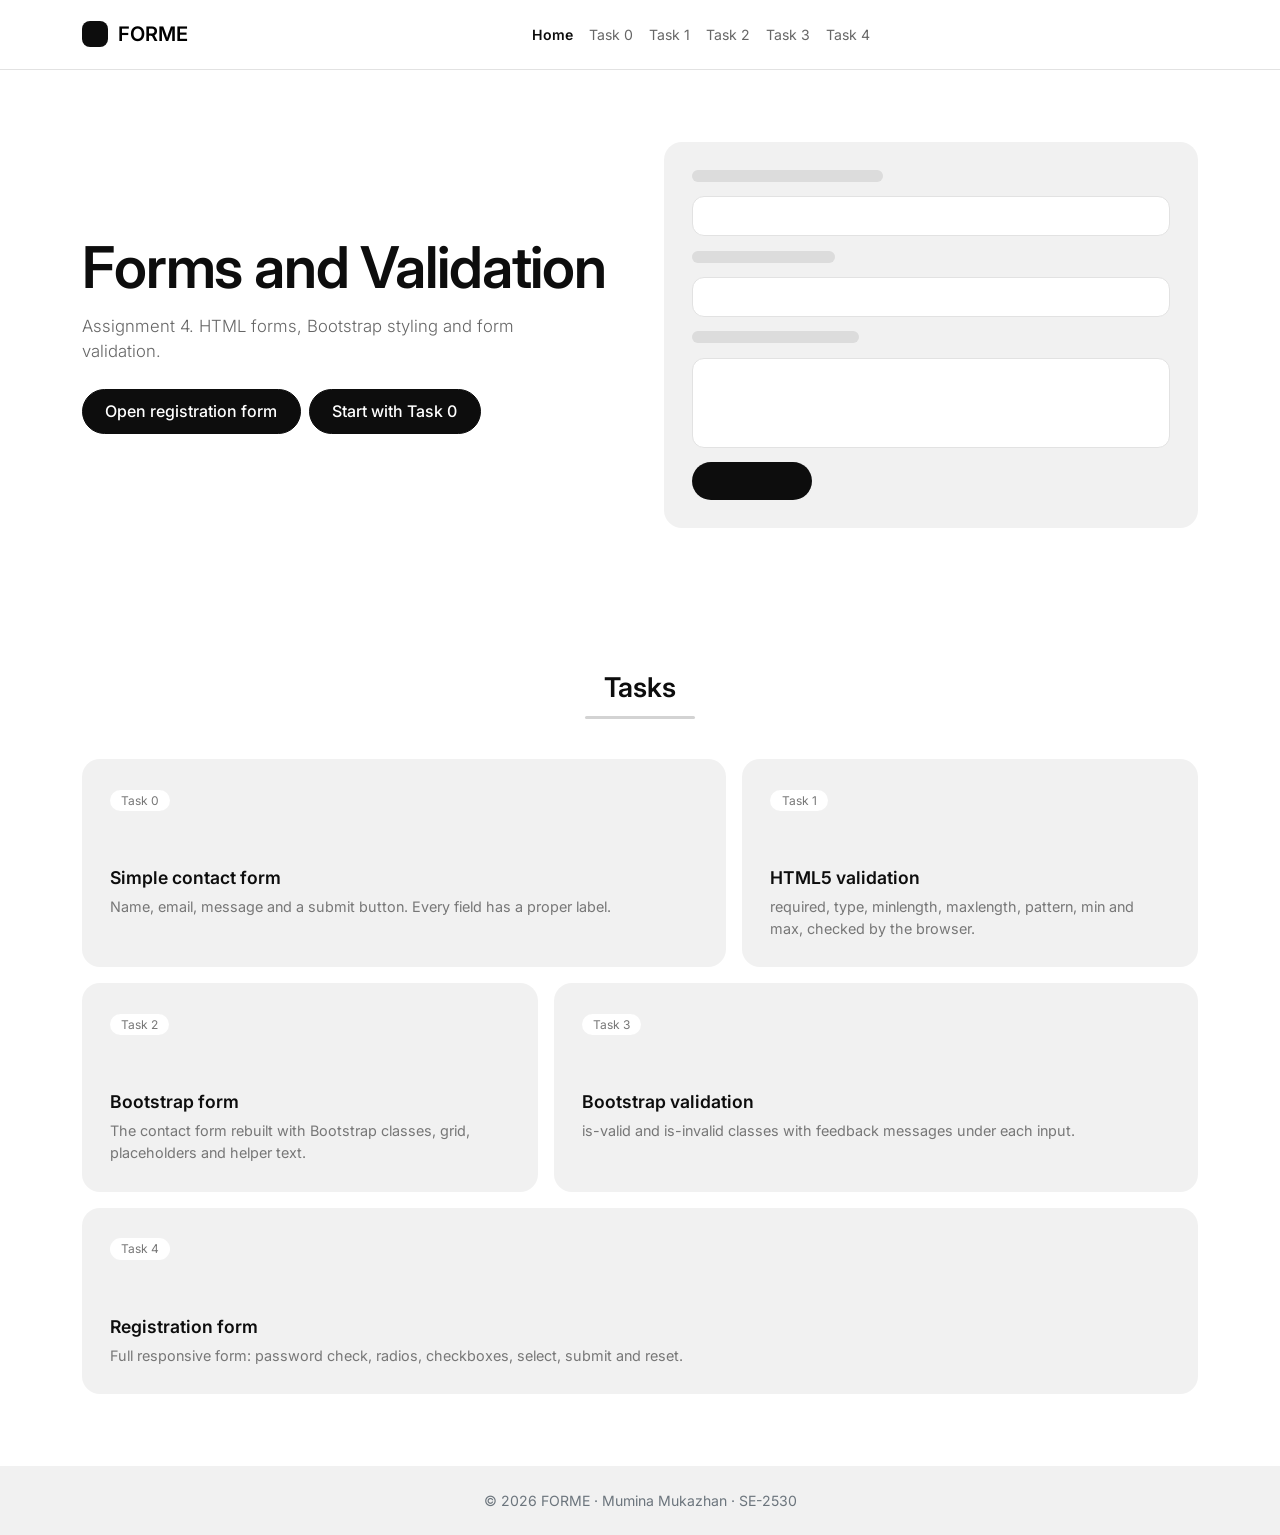
<file: index.html>
<!DOCTYPE html>
<html lang="en">
<head>
  <meta charset="UTF-8">
  <meta name="viewport" content="width=device-width, initial-scale=1">
  <title>Home | Forms &amp; Validation</title>
  <link href="https://cdn.jsdelivr.net/npm/bootstrap@5.3.3/dist/css/bootstrap.min.css" rel="stylesheet">
  <link rel="preconnect" href="https://fonts.googleapis.com">
  <link href="https://fonts.googleapis.com/css2?family=Inter:wght@400;500;600&display=swap" rel="stylesheet">
  <link href="css/style.css" rel="stylesheet">
</head>
<body>

<nav class="navbar navbar-expand-lg sticky-top">
  <div class="container">
    <a class="navbar-brand" href="index.html"><span class="logo-mark"></span>FORME</a>
    <button class="navbar-toggler" type="button" data-bs-toggle="collapse" data-bs-target="#mainNav" aria-controls="mainNav" aria-expanded="false" aria-label="Toggle navigation">
      <span class="navbar-toggler-icon"></span>
    </button>
    <div class="collapse navbar-collapse" id="mainNav">
      <ul class="navbar-nav mx-auto">
        <li class="nav-item"><a class="nav-link active" aria-current="page" href="index.html">Home</a></li>
        <li class="nav-item"><a class="nav-link" href="task0.html">Task 0</a></li>
        <li class="nav-item"><a class="nav-link" href="task1.html">Task 1</a></li>
        <li class="nav-item"><a class="nav-link" href="task2.html">Task 2</a></li>
        <li class="nav-item"><a class="nav-link" href="task3.html">Task 3</a></li>
        <li class="nav-item"><a class="nav-link" href="task4.html">Task 4</a></li>
      </ul>
    </div>
  </div>
</nav>

<main>
<section class="hero section">
  <div class="container">
    <div class="row g-5 align-items-center">
      <div class="col-lg-6">
        <h1>Forms and Validation</h1>
        <p class="lead mt-3">Assignment 4. HTML forms, Bootstrap styling and form validation.</p>
        <div class="d-flex flex-wrap gap-2 mt-4">
          <a class="btn btn-dark" href="task4.html">Open registration form</a>
          <a class="btn btn-dark" href="task0.html">Start with Task 0</a>
        </div>
      </div>
      <div class="col-lg-6">
        <div class="placeholder-box" aria-hidden="true">
          <div class="ph-line" style="width:40%"></div>
          <div class="ph-field"></div>
          <div class="ph-line" style="width:30%"></div>
          <div class="ph-field"></div>
          <div class="ph-line" style="width:35%"></div>
          <div class="ph-field" style="height:90px"></div>
          <div class="ph-btn"></div>
        </div>
      </div>
    </div>
  </div>
</section>

<section class="section">
  <div class="container">
    <h2 class="section-title">Tasks</h2>
    <div class="row g-3">
      <div class="col-md-7"><a class="card-soft" href="task0.html"><span class="tag">Task 0</span><h3>Simple contact form</h3><p>Name, email, message and a submit button. Every field has a proper label.</p></a></div>
      <div class="col-md-5"><a class="card-soft" href="task1.html"><span class="tag">Task 1</span><h3>HTML5 validation</h3><p>required, type, minlength, maxlength, pattern, min and max, checked by the browser.</p></a></div>
      <div class="col-md-5"><a class="card-soft" href="task2.html"><span class="tag">Task 2</span><h3>Bootstrap form</h3><p>The contact form rebuilt with Bootstrap classes, grid, placeholders and helper text.</p></a></div>
      <div class="col-md-7"><a class="card-soft" href="task3.html"><span class="tag">Task 3</span><h3>Bootstrap validation</h3><p>is-valid and is-invalid classes with feedback messages under each input.</p></a></div>
      <div class="col-12"><a class="card-soft" href="task4.html"><span class="tag">Task 4</span><h3>Registration form</h3><p>Full responsive form: password check, radios, checkboxes, select, submit and reset.</p></a></div>
    </div>
  </div>
</section>
</main>

<footer class="site-footer">
  <div class="container">
    <p class="mb-0 text-secondary text-center">&copy; 2026 FORME &middot; Mumina Mukazhan &middot; SE-2530</p>
  </div>
</footer>

<script src="https://cdn.jsdelivr.net/npm/bootstrap@5.3.3/dist/js/bootstrap.bundle.min.js"></script>
</body>
</html>
</file>
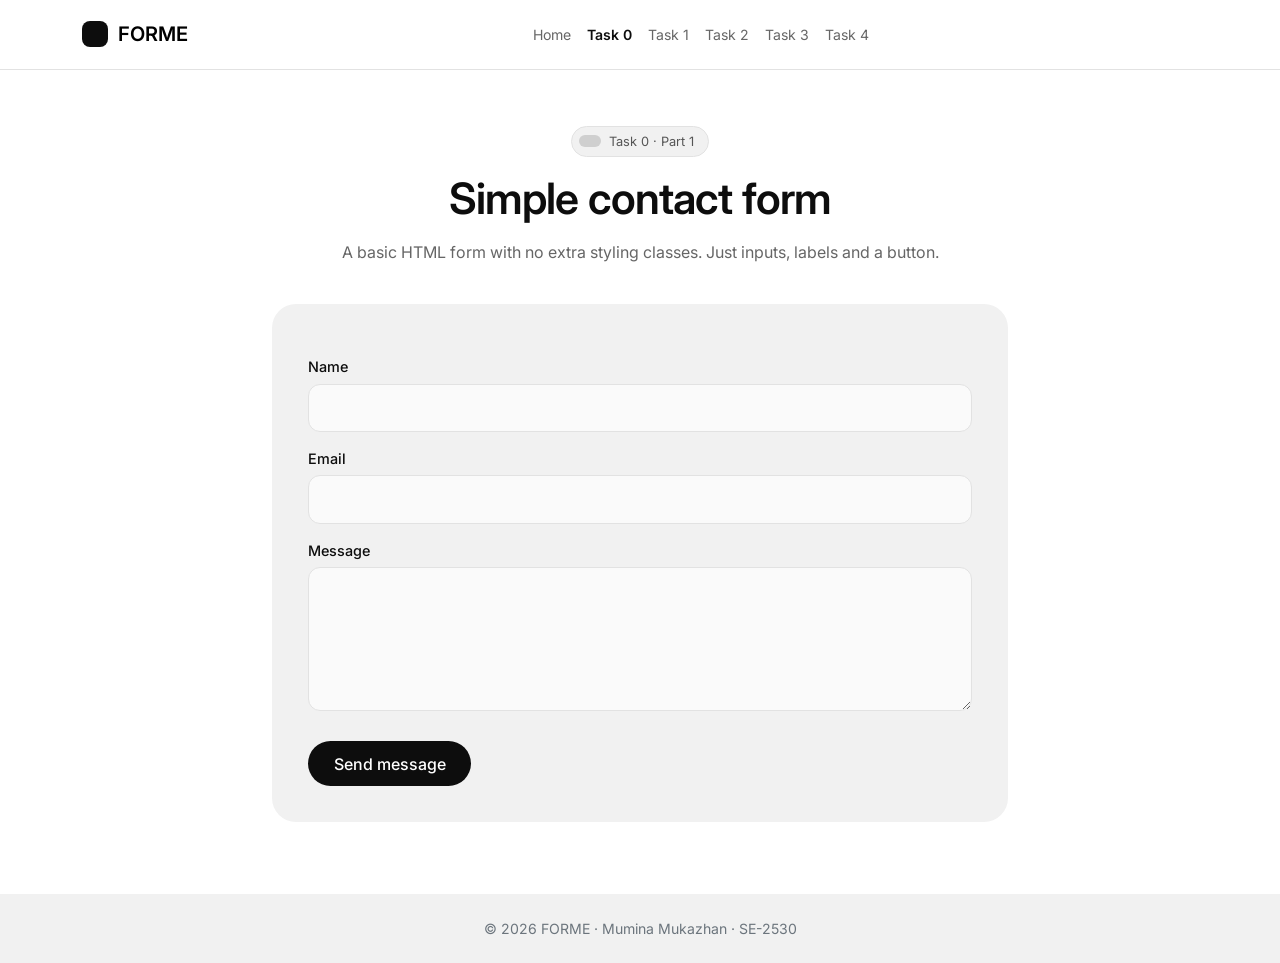
<file: task0.html>
<!DOCTYPE html>
<html lang="en">
<head>
  <meta charset="UTF-8">
  <meta name="viewport" content="width=device-width, initial-scale=1">
  <title>Task 0 | Forms &amp; Validation</title>
  <link href="https://cdn.jsdelivr.net/npm/bootstrap@5.3.3/dist/css/bootstrap.min.css" rel="stylesheet">
  <link rel="preconnect" href="https://fonts.googleapis.com">
  <link href="https://fonts.googleapis.com/css2?family=Inter:wght@400;500;600&display=swap" rel="stylesheet">
  <link href="css/style.css" rel="stylesheet">
</head>
<body>

<nav class="navbar navbar-expand-lg sticky-top">
  <div class="container">
    <a class="navbar-brand" href="index.html"><span class="logo-mark"></span>FORME</a>
    <button class="navbar-toggler" type="button" data-bs-toggle="collapse" data-bs-target="#mainNav" aria-controls="mainNav" aria-expanded="false" aria-label="Toggle navigation">
      <span class="navbar-toggler-icon"></span>
    </button>
    <div class="collapse navbar-collapse" id="mainNav">
      <ul class="navbar-nav mx-auto">
        <li class="nav-item"><a class="nav-link" href="index.html">Home</a></li>
        <li class="nav-item"><a class="nav-link active" aria-current="page" href="task0.html">Task 0</a></li>
        <li class="nav-item"><a class="nav-link" href="task1.html">Task 1</a></li>
        <li class="nav-item"><a class="nav-link" href="task2.html">Task 2</a></li>
        <li class="nav-item"><a class="nav-link" href="task3.html">Task 3</a></li>
        <li class="nav-item"><a class="nav-link" href="task4.html">Task 4</a></li>
      </ul>
    </div>
  </div>
</nav>

<header class="page-head">
  <div class="container">
    <span class="pill-badge mb-3"><span class="dot"></span>Task 0 &middot; Part 1</span>
    <h1>Simple contact form</h1>
    <p class="mt-3 mb-0">A basic HTML form with no extra styling classes. Just inputs, labels and a button.</p>
  </div>
</header>

<main class="section pt-3">
  <div class="container">
    <div class="row justify-content-center"><div class="col-lg-8">
      <div class="form-shell">
        <form class="plain-form" action="#" method="post">
          <label for="name">Name</label>
          <input type="text" id="name" name="name">

          <label for="email">Email</label>
          <input type="email" id="email" name="email">

          <label for="message">Message</label>
          <textarea id="message" name="message" rows="5"></textarea>

          <button type="submit">Send message</button>
        </form>
      </div>
    </div></div>
  </div>
</main>

<footer class="site-footer">
  <div class="container">
    <p class="mb-0 text-secondary text-center">&copy; 2026 FORME &middot; Mumina Mukazhan &middot; SE-2530</p>
  </div>
</footer>

<script src="https://cdn.jsdelivr.net/npm/bootstrap@5.3.3/dist/js/bootstrap.bundle.min.js"></script>
</body>
</html>
</file>
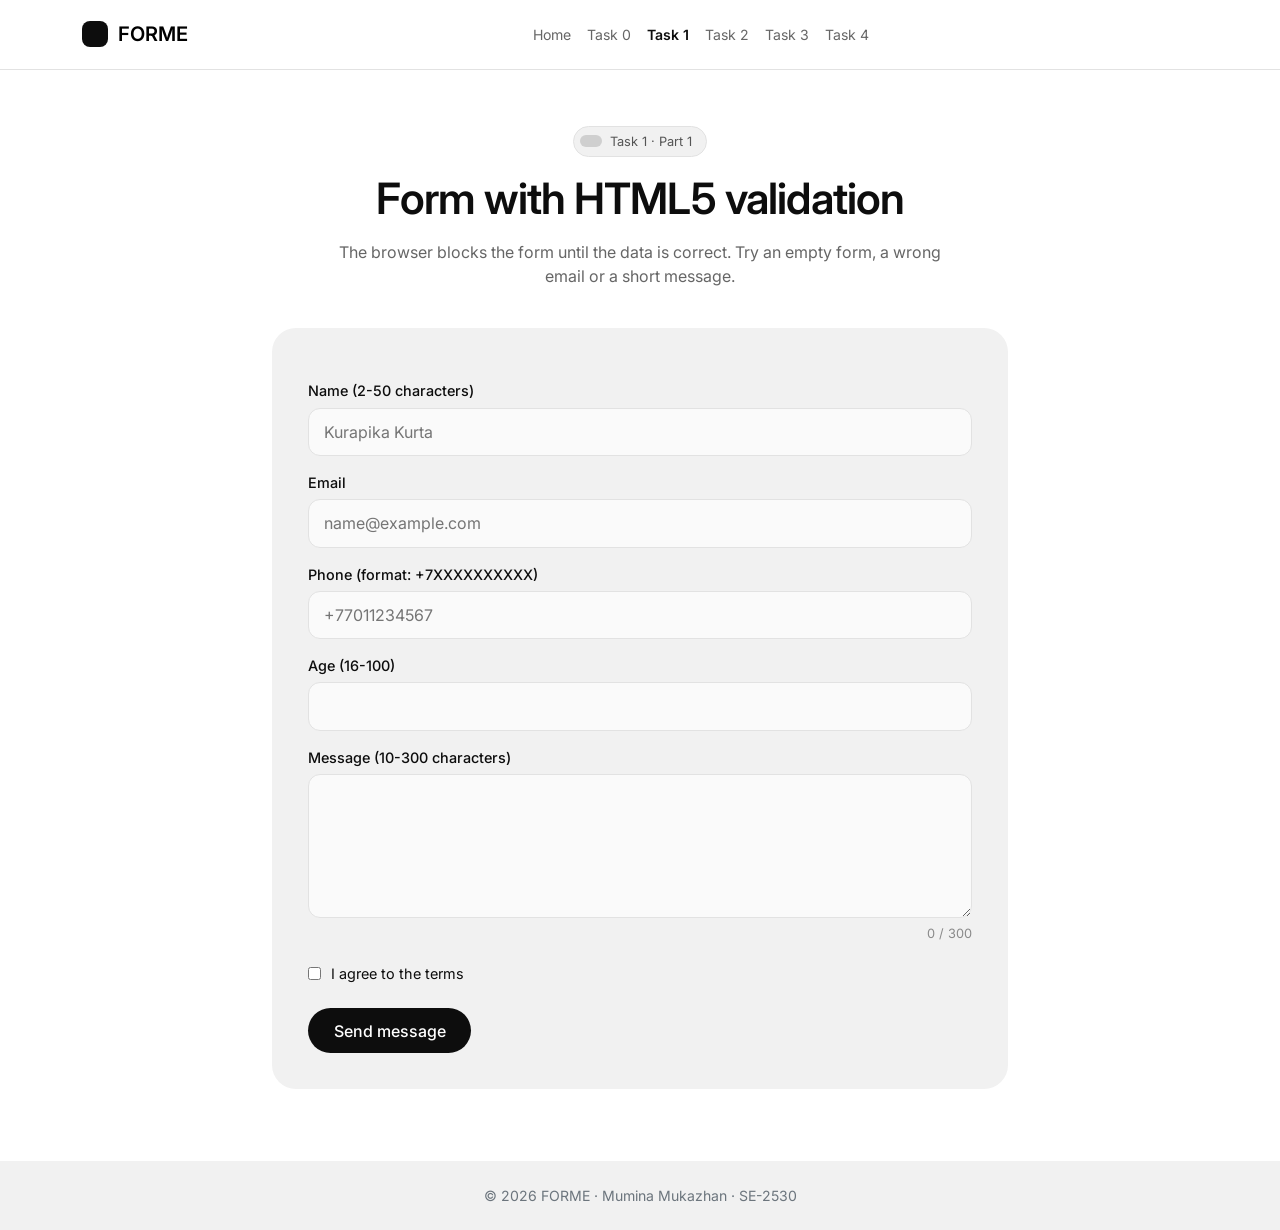
<file: task1.html>
<!DOCTYPE html>
<html lang="en">
<head>
  <meta charset="UTF-8">
  <meta name="viewport" content="width=device-width, initial-scale=1">
  <title>Task 1 | Forms &amp; Validation</title>
  <link href="https://cdn.jsdelivr.net/npm/bootstrap@5.3.3/dist/css/bootstrap.min.css" rel="stylesheet">
  <link rel="preconnect" href="https://fonts.googleapis.com">
  <link href="https://fonts.googleapis.com/css2?family=Inter:wght@400;500;600&display=swap" rel="stylesheet">
  <link href="css/style.css" rel="stylesheet">
</head>
<body>

<nav class="navbar navbar-expand-lg sticky-top">
  <div class="container">
    <a class="navbar-brand" href="index.html"><span class="logo-mark"></span>FORME</a>
    <button class="navbar-toggler" type="button" data-bs-toggle="collapse" data-bs-target="#mainNav" aria-controls="mainNav" aria-expanded="false" aria-label="Toggle navigation">
      <span class="navbar-toggler-icon"></span>
    </button>
    <div class="collapse navbar-collapse" id="mainNav">
      <ul class="navbar-nav mx-auto">
        <li class="nav-item"><a class="nav-link" href="index.html">Home</a></li>
        <li class="nav-item"><a class="nav-link" href="task0.html">Task 0</a></li>
        <li class="nav-item"><a class="nav-link active" aria-current="page" href="task1.html">Task 1</a></li>
        <li class="nav-item"><a class="nav-link" href="task2.html">Task 2</a></li>
        <li class="nav-item"><a class="nav-link" href="task3.html">Task 3</a></li>
        <li class="nav-item"><a class="nav-link" href="task4.html">Task 4</a></li>
      </ul>
    </div>
  </div>
</nav>

<header class="page-head">
  <div class="container">
    <span class="pill-badge mb-3"><span class="dot"></span>Task 1 &middot; Part 1</span>
    <h1>Form with HTML5 validation</h1>
    <p class="mt-3 mb-0">The browser blocks the form until the data is correct. Try an empty form, a wrong email or a short message.</p>
  </div>
</header>

<main class="section pt-3">
  <div class="container">
    <div class="row justify-content-center"><div class="col-lg-8">
      <div class="form-shell">
        <form class="plain-form" action="#" method="post">
          <label for="name">Name (2-50 characters)</label>
          <input type="text" id="name" name="name" required minlength="2" maxlength="50" placeholder="Kurapika Kurta">

          <label for="email">Email</label>
          <input type="email" id="email" name="email" required placeholder="name@example.com">

          <label for="phone">Phone (format: +7XXXXXXXXXX)</label>
          <input type="tel" id="phone" name="phone" required pattern="\+7[0-9]{10}" title="Use the format +7XXXXXXXXXX" placeholder="+77011234567">

          <label for="age">Age (16-100)</label>
          <input type="number" id="age" name="age" required min="16" max="100">

          <label for="message">Message (10-300 characters)</label>
          <textarea id="message" name="message" rows="5" required minlength="10" maxlength="300"></textarea>
          <small class="counter"><span id="count">0</span> / 300</small>

          <div class="check-row">
            <input type="checkbox" id="agree" name="agree" required>
            <label for="agree">I agree to the terms</label>
          </div>

          <button type="submit">Send message</button>
        </form>
      </div>
    </div></div>
  </div>
</main>

<footer class="site-footer">
  <div class="container">
    <p class="mb-0 text-secondary text-center">&copy; 2026 FORME &middot; Mumina Mukazhan &middot; SE-2530</p>
  </div>
</footer>

<script src="https://cdn.jsdelivr.net/npm/bootstrap@5.3.3/dist/js/bootstrap.bundle.min.js"></script>
<script>
  const msg = document.getElementById('message');

  msg.addEventListener('input', () => {
    document.getElementById('count').textContent = msg.value.length;
  });
</script>
</body>
</html>
</file>
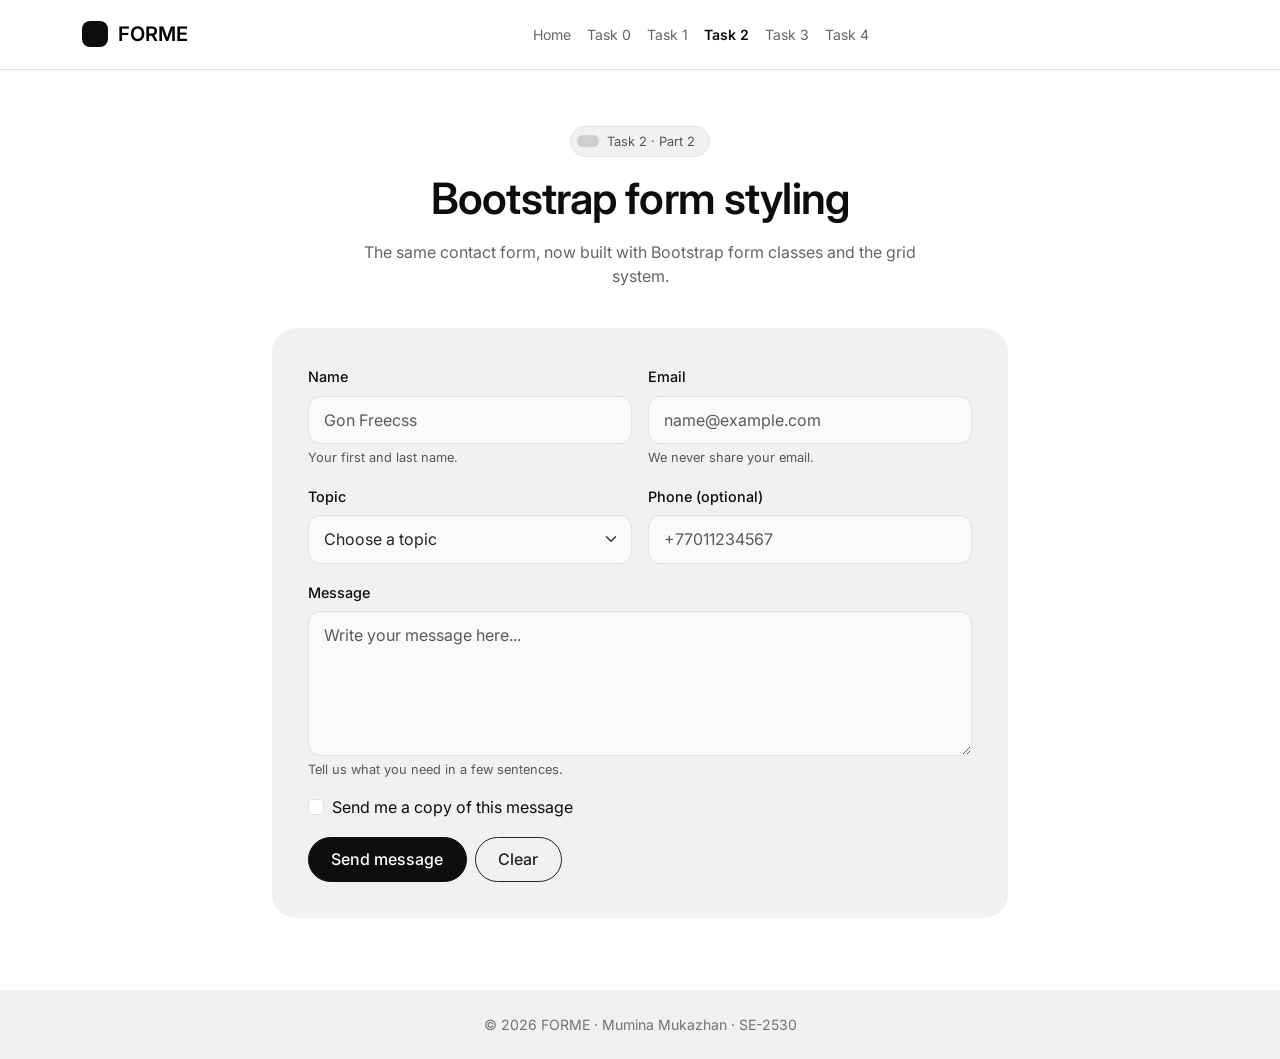
<file: task2.html>
<!DOCTYPE html>
<html lang="en">
<head>
  <meta charset="UTF-8">
  <meta name="viewport" content="width=device-width, initial-scale=1">
  <title>Task 2 | Forms &amp; Validation</title>
  <link href="https://cdn.jsdelivr.net/npm/bootstrap@5.3.3/dist/css/bootstrap.min.css" rel="stylesheet">
  <link rel="preconnect" href="https://fonts.googleapis.com">
  <link href="https://fonts.googleapis.com/css2?family=Inter:wght@400;500;600&display=swap" rel="stylesheet">
  <link href="css/style.css" rel="stylesheet">
</head>
<body>

<nav class="navbar navbar-expand-lg sticky-top">
  <div class="container">
    <a class="navbar-brand" href="index.html"><span class="logo-mark"></span>FORME</a>
    <button class="navbar-toggler" type="button" data-bs-toggle="collapse" data-bs-target="#mainNav" aria-controls="mainNav" aria-expanded="false" aria-label="Toggle navigation">
      <span class="navbar-toggler-icon"></span>
    </button>
    <div class="collapse navbar-collapse" id="mainNav">
      <ul class="navbar-nav mx-auto">
        <li class="nav-item"><a class="nav-link" href="index.html">Home</a></li>
        <li class="nav-item"><a class="nav-link" href="task0.html">Task 0</a></li>
        <li class="nav-item"><a class="nav-link" href="task1.html">Task 1</a></li>
        <li class="nav-item"><a class="nav-link active" aria-current="page" href="task2.html">Task 2</a></li>
        <li class="nav-item"><a class="nav-link" href="task3.html">Task 3</a></li>
        <li class="nav-item"><a class="nav-link" href="task4.html">Task 4</a></li>
      </ul>
    </div>
  </div>
</nav>

<header class="page-head">
  <div class="container">
    <span class="pill-badge mb-3"><span class="dot"></span>Task 2 &middot; Part 2</span>
    <h1>Bootstrap form styling</h1>
    <p class="mt-3 mb-0">The same contact form, now built with Bootstrap form classes and the grid system.</p>
  </div>
</header>

<main class="section pt-3">
  <div class="container">
    <div class="row justify-content-center"><div class="col-lg-8">
      <div class="form-shell">
        <form action="#" method="post">
          <div class="row g-3">
            <div class="col-md-6">
              <label for="name" class="form-label">Name</label>
              <input type="text" class="form-control" id="name" placeholder="Gon Freecss">
              <div class="form-text">Your first and last name.</div>
            </div>
            <div class="col-md-6">
              <label for="email" class="form-label">Email</label>
              <input type="email" class="form-control" id="email" placeholder="name@example.com">
              <div class="form-text">We never share your email.</div>
            </div>
            <div class="col-md-6">
              <label for="subject" class="form-label">Topic</label>
              <select class="form-select" id="subject">
                <option selected>Choose a topic</option>
                <option>Question</option>
                <option>Feedback</option>
                <option>Cooperation</option>
              </select>
            </div>
            <div class="col-md-6">
              <label for="phone" class="form-label">Phone (optional)</label>
              <input type="tel" class="form-control" id="phone" placeholder="+77011234567">
            </div>
            <div class="col-12">
              <label for="message" class="form-label">Message</label>
              <textarea class="form-control" id="message" rows="5" placeholder="Write your message here..."></textarea>
              <div class="form-text">Tell us what you need in a few sentences.</div>
            </div>
            <div class="col-12">
              <div class="form-check">
                <input class="form-check-input" type="checkbox" id="copy">
                <label class="form-check-label" for="copy">Send me a copy of this message</label>
              </div>
            </div>
            <div class="col-12 d-flex gap-2">
              <button type="submit" class="btn btn-dark">Send message</button>
              <button type="reset" class="btn btn-outline-dark">Clear</button>
            </div>
          </div>
        </form>
      </div>
    </div></div>
  </div>
</main>

<footer class="site-footer">
  <div class="container">
    <p class="mb-0 text-secondary text-center">&copy; 2026 FORME &middot; Mumina Mukazhan &middot; SE-2530</p>
  </div>
</footer>

<script src="https://cdn.jsdelivr.net/npm/bootstrap@5.3.3/dist/js/bootstrap.bundle.min.js"></script>
</body>
</html>
</file>
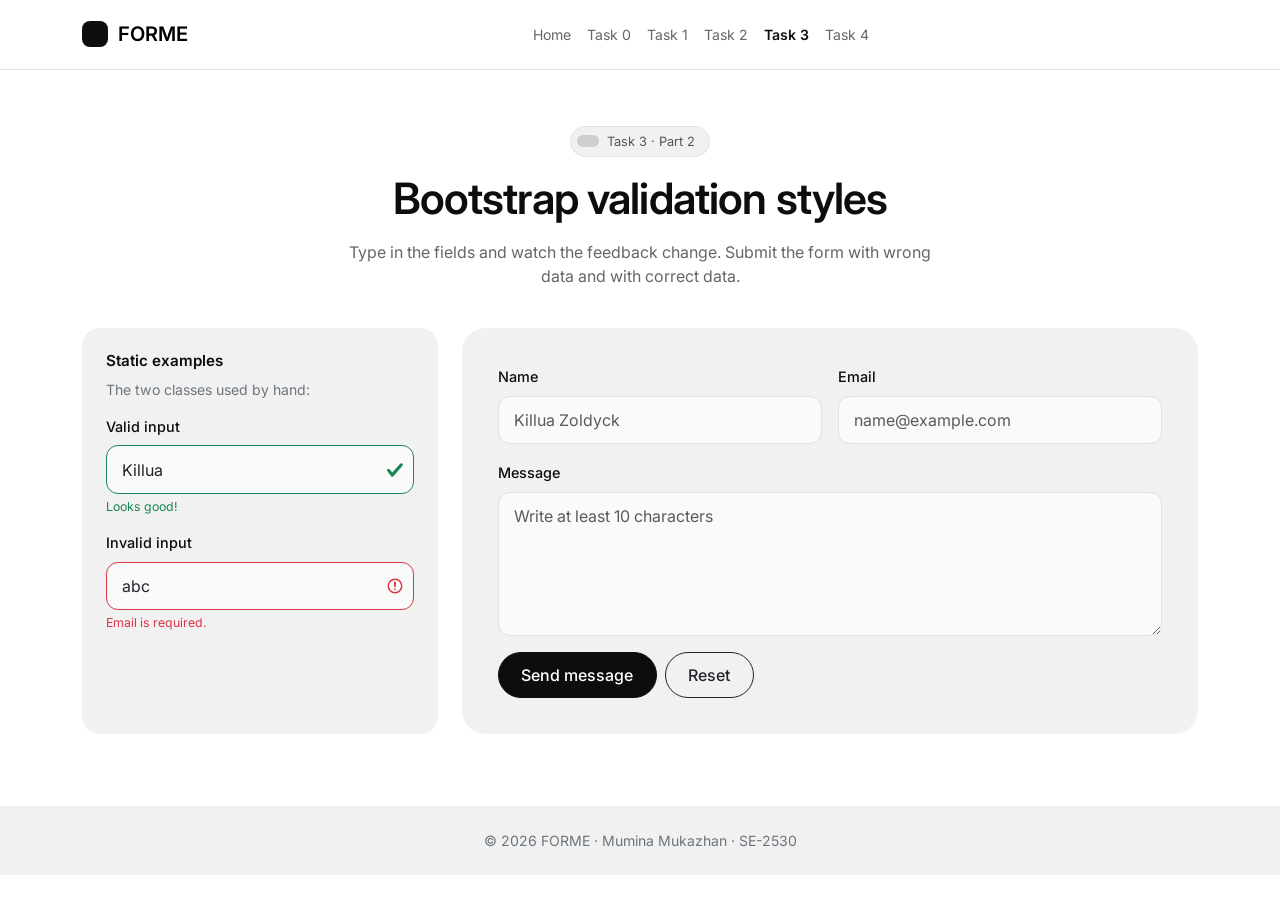
<file: task3.html>
<!DOCTYPE html>
<html lang="en">
<head>
  <meta charset="UTF-8">
  <meta name="viewport" content="width=device-width, initial-scale=1">
  <title>Task 3 | Forms &amp; Validation</title>
  <link href="https://cdn.jsdelivr.net/npm/bootstrap@5.3.3/dist/css/bootstrap.min.css" rel="stylesheet">
  <link rel="preconnect" href="https://fonts.googleapis.com">
  <link href="https://fonts.googleapis.com/css2?family=Inter:wght@400;500;600&display=swap" rel="stylesheet">
  <link href="css/style.css" rel="stylesheet">
</head>
<body>

<nav class="navbar navbar-expand-lg sticky-top">
  <div class="container">
    <a class="navbar-brand" href="index.html"><span class="logo-mark"></span>FORME</a>
    <button class="navbar-toggler" type="button" data-bs-toggle="collapse" data-bs-target="#mainNav" aria-controls="mainNav" aria-expanded="false" aria-label="Toggle navigation">
      <span class="navbar-toggler-icon"></span>
    </button>
    <div class="collapse navbar-collapse" id="mainNav">
      <ul class="navbar-nav mx-auto">
        <li class="nav-item"><a class="nav-link" href="index.html">Home</a></li>
        <li class="nav-item"><a class="nav-link" href="task0.html">Task 0</a></li>
        <li class="nav-item"><a class="nav-link" href="task1.html">Task 1</a></li>
        <li class="nav-item"><a class="nav-link" href="task2.html">Task 2</a></li>
        <li class="nav-item"><a class="nav-link active" aria-current="page" href="task3.html">Task 3</a></li>
        <li class="nav-item"><a class="nav-link" href="task4.html">Task 4</a></li>
      </ul>
    </div>
  </div>
</nav>

<header class="page-head">
  <div class="container">
    <span class="pill-badge mb-3"><span class="dot"></span>Task 3 &middot; Part 2</span>
    <h1>Bootstrap validation styles</h1>
    <p class="mt-3 mb-0">Type in the fields and watch the feedback change. Submit the form with wrong data and with correct data.</p>
  </div>
</header>

<main class="section pt-3">
  <div class="container">
    <div class="row g-4 justify-content-center">
      <div class="col-lg-4">
        <div class="req-box h-100">
          <h5>Static examples</h5>
          <p class="text-secondary">The two classes used by hand:</p>
          <label class="form-label" for="exOk">Valid input</label>
          <input id="exOk" type="text" class="form-control is-valid" value="Killua" readonly>
          <div class="valid-feedback">Looks good!</div>
          <label class="form-label mt-3" for="exBad">Invalid input</label>
          <input id="exBad" type="text" class="form-control is-invalid" value="abc" readonly>
          <div class="invalid-feedback">Email is required.</div>
        </div>
      </div>
      <div class="col-lg-8">
        <div class="form-shell">
          <div id="successBox" class="alert alert-success d-none" role="alert">Form sent successfully. Thank you!</div>
          <form id="contactForm" novalidate>
            <div class="row g-3">
              <div class="col-md-6">
                <label for="name" class="form-label">Name</label>
                <input type="text" class="form-control" id="name" required minlength="2" maxlength="50"
                  placeholder="Killua Zoldyck"
                  data-required="Name is required" data-invalid="Name must have at least 2 characters">
                <div class="valid-feedback">Looks good!</div>
                <div class="invalid-feedback"></div>
              </div>
              <div class="col-md-6">
                <label for="email" class="form-label">Email</label>
                <input type="email" class="form-control" id="email" required placeholder="name@example.com"
                  data-required="Email is required" data-invalid="Enter a valid email, for example name@example.com">
                <div class="valid-feedback">Looks good!</div>
                <div class="invalid-feedback"></div>
              </div>
              <div class="col-12">
                <label for="message" class="form-label">Message</label>
                <textarea class="form-control" id="message" rows="5" required minlength="10" maxlength="300"
                  placeholder="Write at least 10 characters"
                  data-required="Message is required" data-invalid="Message must have at least 10 characters"></textarea>
                <div class="valid-feedback">Looks good!</div>
                <div class="invalid-feedback"></div>
              </div>
              <div class="col-12 d-flex gap-2">
                <button type="submit" class="btn btn-dark">Send message</button>
                <button type="reset" class="btn btn-outline-dark">Reset</button>
              </div>
            </div>
          </form>
        </div>
      </div>
    </div>
  </div>
</main>

<footer class="site-footer">
  <div class="container">
    <p class="mb-0 text-secondary text-center">&copy; 2026 FORME &middot; Mumina Mukazhan &middot; SE-2530</p>
  </div>
</footer>

<script src="https://cdn.jsdelivr.net/npm/bootstrap@5.3.3/dist/js/bootstrap.bundle.min.js"></script>
<script src="js/validate.js"></script>
<script>initValidation(document.getElementById('contactForm'), 'successBox');</script>
</body>
</html>
</file>
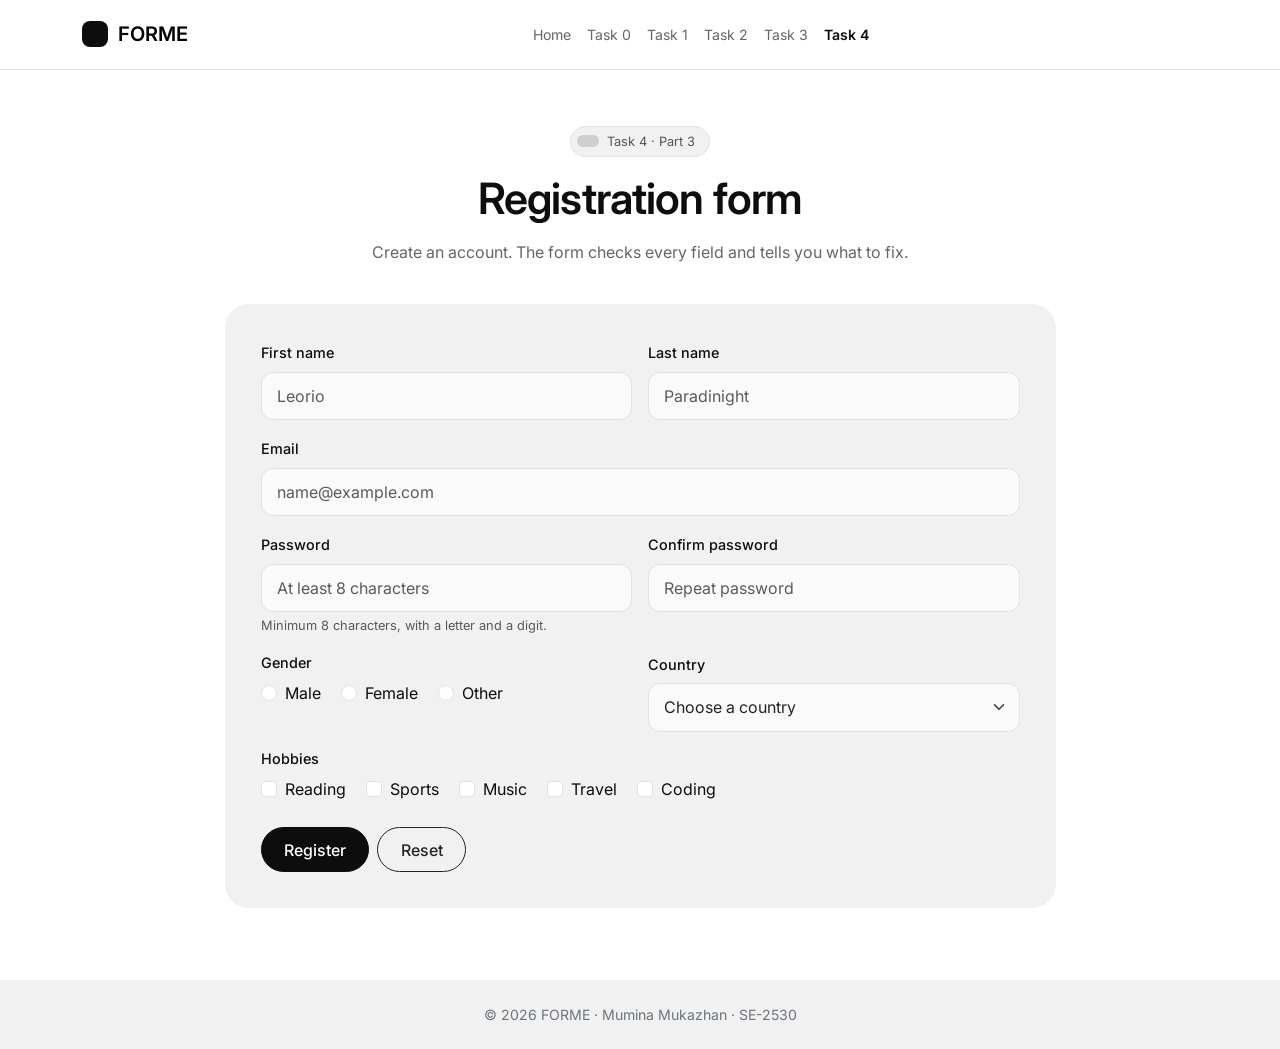
<file: task4.html>
<!DOCTYPE html>
<html lang="en">
<head>
  <meta charset="UTF-8">
  <meta name="viewport" content="width=device-width, initial-scale=1">
  <title>Task 4 | Forms &amp; Validation</title>
  <link href="https://cdn.jsdelivr.net/npm/bootstrap@5.3.3/dist/css/bootstrap.min.css" rel="stylesheet">
  <link rel="preconnect" href="https://fonts.googleapis.com">
  <link href="https://fonts.googleapis.com/css2?family=Inter:wght@400;500;600&display=swap" rel="stylesheet">
  <link href="css/style.css" rel="stylesheet">
</head>
<body>

<nav class="navbar navbar-expand-lg sticky-top">
  <div class="container">
    <a class="navbar-brand" href="index.html"><span class="logo-mark"></span>FORME</a>
    <button class="navbar-toggler" type="button" data-bs-toggle="collapse" data-bs-target="#mainNav" aria-controls="mainNav" aria-expanded="false" aria-label="Toggle navigation">
      <span class="navbar-toggler-icon"></span>
    </button>
    <div class="collapse navbar-collapse" id="mainNav">
      <ul class="navbar-nav mx-auto">
        <li class="nav-item"><a class="nav-link" href="index.html">Home</a></li>
        <li class="nav-item"><a class="nav-link" href="task0.html">Task 0</a></li>
        <li class="nav-item"><a class="nav-link" href="task1.html">Task 1</a></li>
        <li class="nav-item"><a class="nav-link" href="task2.html">Task 2</a></li>
        <li class="nav-item"><a class="nav-link" href="task3.html">Task 3</a></li>
        <li class="nav-item"><a class="nav-link active" aria-current="page" href="task4.html">Task 4</a></li>
      </ul>
    </div>
  </div>
</nav>

<header class="page-head">
  <div class="container">
    <span class="pill-badge mb-3"><span class="dot"></span>Task 4 &middot; Part 3</span>
    <h1>Registration form</h1>
    <p class="mt-3 mb-0">Create an account. The form checks every field and tells you what to fix.</p>
  </div>
</header>

<main class="section pt-3">
  <div class="container">
    <div class="row justify-content-center"><div class="col-lg-9">
      <div class="form-shell">
        <div id="successBox" class="alert alert-success d-none" role="alert">Registration successful. Welcome!</div>
        <form id="registerForm" novalidate>
          <div class="row g-3">
            <div class="col-md-6">
              <label for="firstName" class="form-label">First name</label>
              <input type="text" class="form-control" id="firstName" required minlength="2" maxlength="30" placeholder="Leorio"
                data-required="First name is required" data-invalid="At least 2 characters">
              <div class="valid-feedback">Looks good!</div>
              <div class="invalid-feedback"></div>
            </div>
            <div class="col-md-6">
              <label for="lastName" class="form-label">Last name</label>
              <input type="text" class="form-control" id="lastName" required minlength="2" maxlength="30" placeholder="Paradinight"
                data-required="Last name is required" data-invalid="At least 2 characters">
              <div class="valid-feedback">Looks good!</div>
              <div class="invalid-feedback"></div>
            </div>
            <div class="col-12">
              <label for="email" class="form-label">Email</label>
              <input type="email" class="form-control" id="email" required placeholder="name@example.com"
                data-required="Email is required" data-invalid="Enter a valid email, for example name@example.com">
              <div class="valid-feedback">Looks good!</div>
              <div class="invalid-feedback"></div>
            </div>
            <div class="col-md-6">
              <label for="password" class="form-label">Password</label>
              <input type="password" class="form-control" id="password" required minlength="8"
                pattern="(?=.*[0-9])(?=.*[A-Za-z]).{8,}" placeholder="At least 8 characters"
                data-required="Password is required" data-invalid="Use 8+ characters with at least one letter and one digit">
              <div class="form-text">Minimum 8 characters, with a letter and a digit.</div>
              <div class="valid-feedback">Strong enough!</div>
              <div class="invalid-feedback"></div>
            </div>
            <div class="col-md-6">
              <label for="confirmPassword" class="form-label">Confirm password</label>
              <input type="password" class="form-control" id="confirmPassword" required placeholder="Repeat password"
                data-required="Please confirm your password">
              <div class="valid-feedback">Passwords match.</div>
              <div class="invalid-feedback"></div>
            </div>
            <div class="col-md-6">
              <div class="radio-group">
                <span class="form-label d-block">Gender</span>
                <div class="form-check form-check-inline">
                  <input class="form-check-input" type="radio" name="gender" id="male" value="male" required>
                  <label class="form-check-label" for="male">Male</label>
                </div>
                <div class="form-check form-check-inline">
                  <input class="form-check-input" type="radio" name="gender" id="female" value="female">
                  <label class="form-check-label" for="female">Female</label>
                </div>
                <div class="form-check form-check-inline">
                  <input class="form-check-input" type="radio" name="gender" id="other" value="other">
                  <label class="form-check-label" for="other">Other</label>
                </div>
                <div class="invalid-feedback">Please choose an option.</div>
              </div>
            </div>
            <div class="col-md-6">
              <label for="country" class="form-label">Country</label>
              <select class="form-select" id="country" required data-required="Please select your country">
                <option value="" selected disabled>Choose a country</option>
                <option>Kazakhstan</option>
                <option>Kyrgyzstan</option>
                <option>Uzbekistan</option>
                <option>Russia</option>
                <option>Turkey</option>
                <option>Germany</option>
                <option>United States</option>
                <option>Other</option>
              </select>
              <div class="valid-feedback">Looks good!</div>
              <div class="invalid-feedback"></div>
            </div>
            <div class="col-12">
              <span class="form-label d-block">Hobbies</span>
              <div class="form-check form-check-inline">
                <input class="form-check-input" type="checkbox" name="hobbies" id="hobby0" value="Reading">
                <label class="form-check-label" for="hobby0">Reading</label>
              </div>
              <div class="form-check form-check-inline">
                <input class="form-check-input" type="checkbox" name="hobbies" id="hobby1" value="Sports">
                <label class="form-check-label" for="hobby1">Sports</label>
              </div>
              <div class="form-check form-check-inline">
                <input class="form-check-input" type="checkbox" name="hobbies" id="hobby2" value="Music">
                <label class="form-check-label" for="hobby2">Music</label>
              </div>
              <div class="form-check form-check-inline">
                <input class="form-check-input" type="checkbox" name="hobbies" id="hobby3" value="Travel">
                <label class="form-check-label" for="hobby3">Travel</label>
              </div>
              <div class="form-check form-check-inline">
                <input class="form-check-input" type="checkbox" name="hobbies" id="hobby4" value="Coding">
                <label class="form-check-label" for="hobby4">Coding</label>
              </div>
            </div>
            <div class="col-12 d-flex gap-2 mt-4">
              <button type="submit" class="btn btn-dark">Register</button>
              <button type="reset" class="btn btn-outline-dark">Reset</button>
            </div>
          </div>
        </form>
      </div>
    </div></div>
  </div>
</main>

<footer class="site-footer">
  <div class="container">
    <p class="mb-0 text-secondary text-center">&copy; 2026 FORME &middot; Mumina Mukazhan &middot; SE-2530</p>
  </div>
</footer>

<script src="https://cdn.jsdelivr.net/npm/bootstrap@5.3.3/dist/js/bootstrap.bundle.min.js"></script>
<script src="js/validate.js"></script>
<script>initValidation(document.getElementById('registerForm'), 'successBox');</script>
</body>
</html>
</file>
<file: css/style.css>
:root {
  --ink: #0d0d0d;
  --muted: #8a8a8a;
  --soft: #f1f1f1;
  --line: #e2e2e2;
  --radius: 18px;
}

body {
  font-family: 'Inter', system-ui, -apple-system, 'Segoe UI', sans-serif;
  color: var(--ink);
  background: #fff;
  -webkit-font-smoothing: antialiased;
}

a {
  color: var(--ink);
}


.navbar {
  background: #fff;
  border-bottom: 1px solid var(--line);
  padding: 0.9rem 0;
}

.logo-mark {
  width: 26px;
  height: 26px;
  border-radius: 8px;
  background: var(--ink);
  display: inline-block;
  vertical-align: middle;
}

.navbar-brand {
  font-weight: 600;
  display: flex;
  align-items: center;
  gap: 0.6rem;
}

.navbar .nav-link {
  font-size: 0.88rem;
  color: #666;
  padding: 0.4rem 0.9rem;
}

.navbar .nav-link:hover {
  color: var(--ink);
}

.navbar .nav-link.active {
  color: var(--ink);
  font-weight: 600;
}


.btn {
  border-radius: 999px;
  font-weight: 500;
  padding: 0.6rem 1.4rem;
}

.btn-dark {
  background: var(--ink);
  border-color: var(--ink);
}

.btn-dark:hover {
  background: #333;
  border-color: #333;
}

.btn-outline-dark:hover {
  background: var(--ink);
}

.btn:focus-visible,
a:focus-visible {
  outline: 3px solid #999;
  outline-offset: 2px;
}


.section {
  padding: 4.5rem 0;
}

.section-title {
  text-align: center;
  font-weight: 600;
  font-size: 1.7rem;
  margin-bottom: 2.5rem;
}

.section-title::after {
  content: '';
  display: block;
  width: 110px;
  height: 3px;
  background: #d3d3d3;
  border-radius: 3px;
  margin: 0.7rem auto 0;
}

.pill-badge {
  display: inline-flex;
  align-items: center;
  gap: 0.5rem;
  background: var(--soft);
  border: 1px solid var(--line);
  border-radius: 999px;
  padding: 0.3rem 0.9rem 0.3rem 0.4rem;
  font-size: 0.8rem;
  color: #555;
}

.pill-badge .dot {
  width: 22px;
  height: 12px;
  border-radius: 999px;
  background: #cfcfcf;
}

.hero h1 {
  font-size: clamp(2.2rem, 5vw, 3.6rem);
  font-weight: 600;
  letter-spacing: -0.02em;
  line-height: 1.08;
}

.hero .lead {
  color: #666;
  font-size: 1.05rem;
  max-width: 30rem;
}


.card-soft {
  background: var(--soft);
  border-radius: var(--radius);
  padding: 1.75rem;
  height: 100%;
  transition: background 0.2s;
}

a.card-soft {
  display: block;
  text-decoration: none;
}

a.card-soft:hover {
  background: #e8e8e8;
}

.card-soft h3 {
  font-size: 1.1rem;
  font-weight: 600;
  margin-top: 3.5rem;
}

.card-soft p {
  color: #777;
  font-size: 0.9rem;
  margin: 0;
}

.card-soft .tag {
  font-size: 0.75rem;
  color: #777;
  background: #fff;
  border-radius: 999px;
  padding: 0.2rem 0.7rem;
}


.placeholder-box {
  background: var(--soft);
  border-radius: var(--radius);
  min-height: 320px;
  padding: 1.75rem;
  display: flex;
  flex-direction: column;
  gap: 0.9rem;
  justify-content: center;
}

.ph-line {
  height: 12px;
  border-radius: 8px;
  background: #dcdcdc;
}

.ph-field {
  height: 40px;
  border-radius: 12px;
  background: #fff;
  border: 1px solid var(--line);
}

.ph-btn {
  height: 38px;
  width: 120px;
  border-radius: 999px;
  background: var(--ink);
}


.partners {
  text-align: center;
  color: #aaa;
}

.partners small {
  display: block;
  margin-bottom: 0.8rem;
  font-size: 0.75rem;
}

.partners span {
  display: inline-block;
  margin: 0 1.1rem;
  font-weight: 600;
  font-size: 1.05rem;
}


.why-card {
  background: var(--soft);
  border-radius: 14px;
  padding: 1.25rem;
  height: 100%;
}

.why-card .q {
  width: 26px;
  height: 26px;
  border-radius: 8px;
  background: #fff;
  display: flex;
  align-items: center;
  justify-content: center;
  font-size: 0.8rem;
  margin-bottom: 2rem;
}

.why-card h4 {
  font-size: 0.95rem;
  font-weight: 600;
}

.why-card p {
  font-size: 0.82rem;
  color: #777;
  margin: 0;
}


.accordion-item {
  border: 0;
  background: var(--soft);
  border-radius: 12px !important;
  margin-bottom: 0.6rem;
  overflow: hidden;
}

.accordion-button {
  background: var(--soft);
  font-size: 0.92rem;
  font-weight: 500;
  box-shadow: none !important;
}

.accordion-button:not(.collapsed) {
  background: var(--soft);
  color: var(--ink);
}

.accordion-body {
  font-size: 0.9rem;
  color: #555;
}


.cta-box {
  background: var(--soft);
  border-radius: 24px;
  padding: 3rem;
}


.site-footer {
  background: var(--soft);
  padding: 1.5rem 0;
  font-size: 0.88rem;
}

.site-footer h6 {
  font-size: 0.85rem;
  font-weight: 600;
}

.site-footer a {
  color: #777;
  text-decoration: none;
  display: block;
  margin-bottom: 0.35rem;
}

.site-footer a:hover {
  color: var(--ink);
}


.page-head {
  padding: 3.5rem 0 1.5rem;
  text-align: center;
}

.page-head h1 {
  font-weight: 600;
  letter-spacing: -0.02em;
  font-size: clamp(1.9rem, 4vw, 2.7rem);
}

.page-head p {
  color: #666;
  max-width: 38rem;
  margin-left: auto;
  margin-right: auto;
}

.req-box {
  background: var(--soft);
  border-radius: var(--radius);
  padding: 1.5rem;
  font-size: 0.88rem;
}

.req-box h5 {
  font-size: 0.95rem;
  font-weight: 600;
}

.req-box ul {
  padding-left: 1.1rem;
  margin: 0;
  color: #555;
}

.req-box li {
  margin-bottom: 0.35rem;
}

.req-box code {
  color: var(--ink);
  background: #fff;
  padding: 0.05rem 0.35rem;
  border-radius: 6px;
}

.form-shell {
  background: var(--soft);
  border-radius: 24px;
  padding: 2.25rem;
}


.form-label {
  font-weight: 500;
  font-size: 0.9rem;
}

.form-control,
.form-select {
  background-color: #fafafa;
  border: 1px solid var(--line);
  border-radius: 12px;
  padding: 0.7rem 0.95rem;
}

.form-control:focus,
.form-select:focus {
  background-color: #fff;
  border-color: var(--ink);
  box-shadow: 0 0 0 0.2rem rgba(0, 0, 0, 0.08);
}

.form-check-input:checked {
  background-color: var(--ink);
  border-color: var(--ink);
}

.form-check-input:focus {
  border-color: var(--ink);
  box-shadow: 0 0 0 0.2rem rgba(0, 0, 0, 0.1);
}

.form-text {
  font-size: 0.8rem;
}


.plain-form label {
  display: block;
  font-weight: 500;
  font-size: 0.9rem;
  margin: 1rem 0 0.35rem;
}

.plain-form input[type="text"],
.plain-form input[type="email"],
.plain-form input[type="tel"],
.plain-form input[type="number"],
.plain-form textarea {
  width: 100%;
  font: inherit;
  background: #fafafa;
  border: 1px solid var(--line);
  border-radius: 12px;
  padding: 0.7rem 0.95rem;
}

.plain-form input:focus,
.plain-form textarea:focus {
  outline: none;
  border-color: var(--ink);
  box-shadow: 0 0 0 0.2rem rgba(0, 0, 0, 0.08);
  background: #fff;
}

.plain-form input:user-invalid,
.plain-form textarea:user-invalid {
  border-color: #dc3545;
}

.plain-form input:user-valid,
.plain-form textarea:user-valid {
  border-color: #198754;
}

.plain-form .check-row {
  display: flex;
  gap: 0.6rem;
  align-items: center;
  margin-top: 1.2rem;
}

.plain-form .check-row label {
  margin: 0;
  font-weight: 400;
}

.plain-form button {
  margin-top: 1.5rem;
  font: inherit;
  font-weight: 500;
  color: #fff;
  background: var(--ink);
  border: 0;
  border-radius: 999px;
  padding: 0.65rem 1.6rem;
  cursor: pointer;
}

.plain-form button:hover {
  background: #333;
}

.plain-form small {
  color: var(--muted);
  font-size: 0.8rem;
}

.counter {
  text-align: right;
  display: block;
}
</file>
